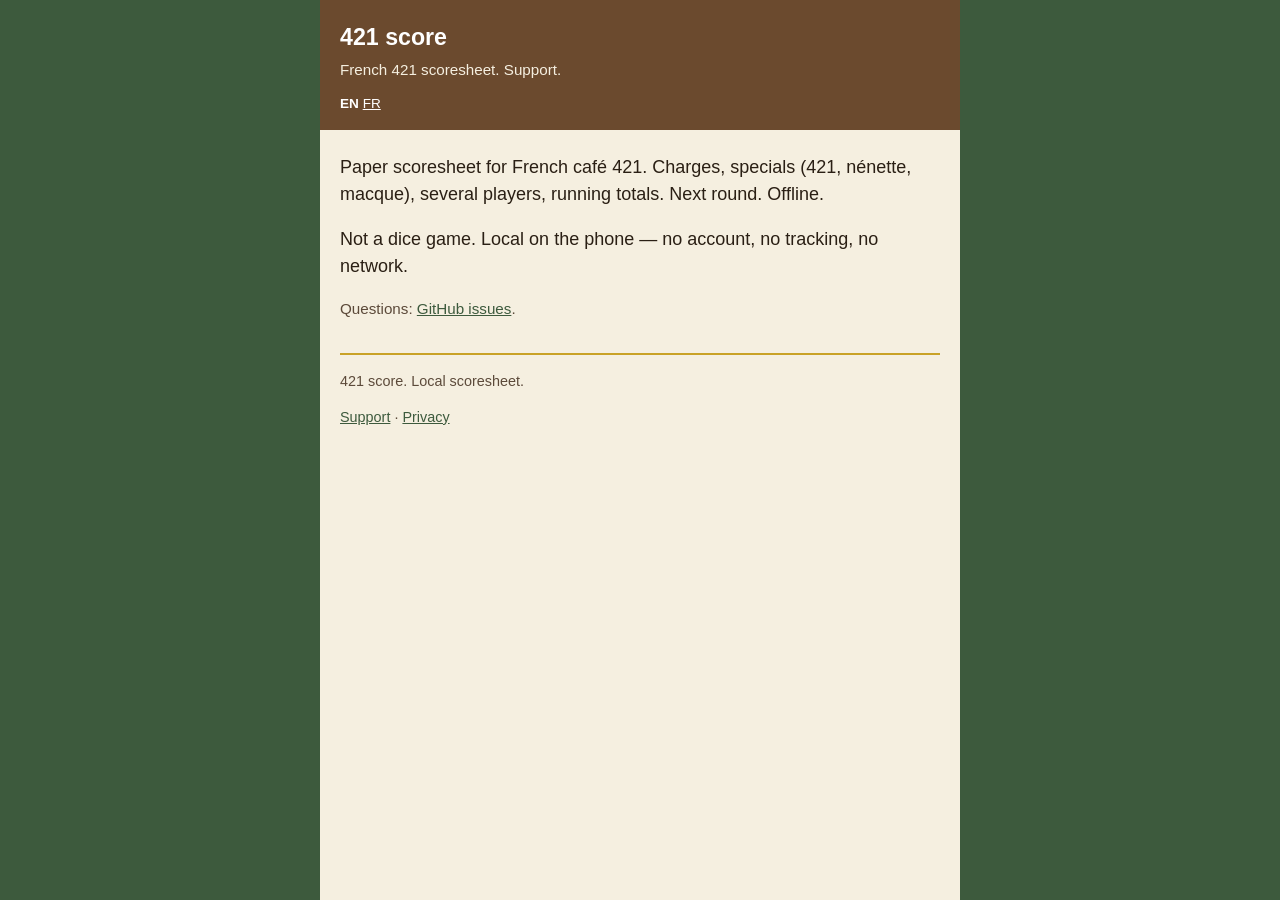
<file: docs/index.html>
<!DOCTYPE html>
<html lang="en">
<head>
<meta charset="utf-8">
<meta name="viewport" content="width=device-width, initial-scale=1">
<title>421 score</title>
<meta name="description" content="French 421 scoresheet. Support.">
<link rel="stylesheet" href="style.css">
</head>
<body>
<main>
<header>
<h1>421 score</h1>
<p>French 421 scoresheet. Support.</p>
<nav class="langs" aria-label="Language"><strong>EN</strong> <a href="fr/index.html">FR</a></nav>
</header>

<p>Paper scoresheet for French café 421. Charges, specials (421, nénette, macque), several players, running totals. Next round. Offline.</p>
<p>Not a dice game. Local on the phone — no account, no tracking, no network.</p>
<p class="muted">Questions: <a href="https://github.com/eliranRP/421-score/issues">GitHub issues</a>.</p>

<footer>
421 score. Local scoresheet.
<p><a href="index.html">Support</a> · <a href="privacy.html">Privacy</a></p>
</footer>
</main>
</body>
</html>
</file>
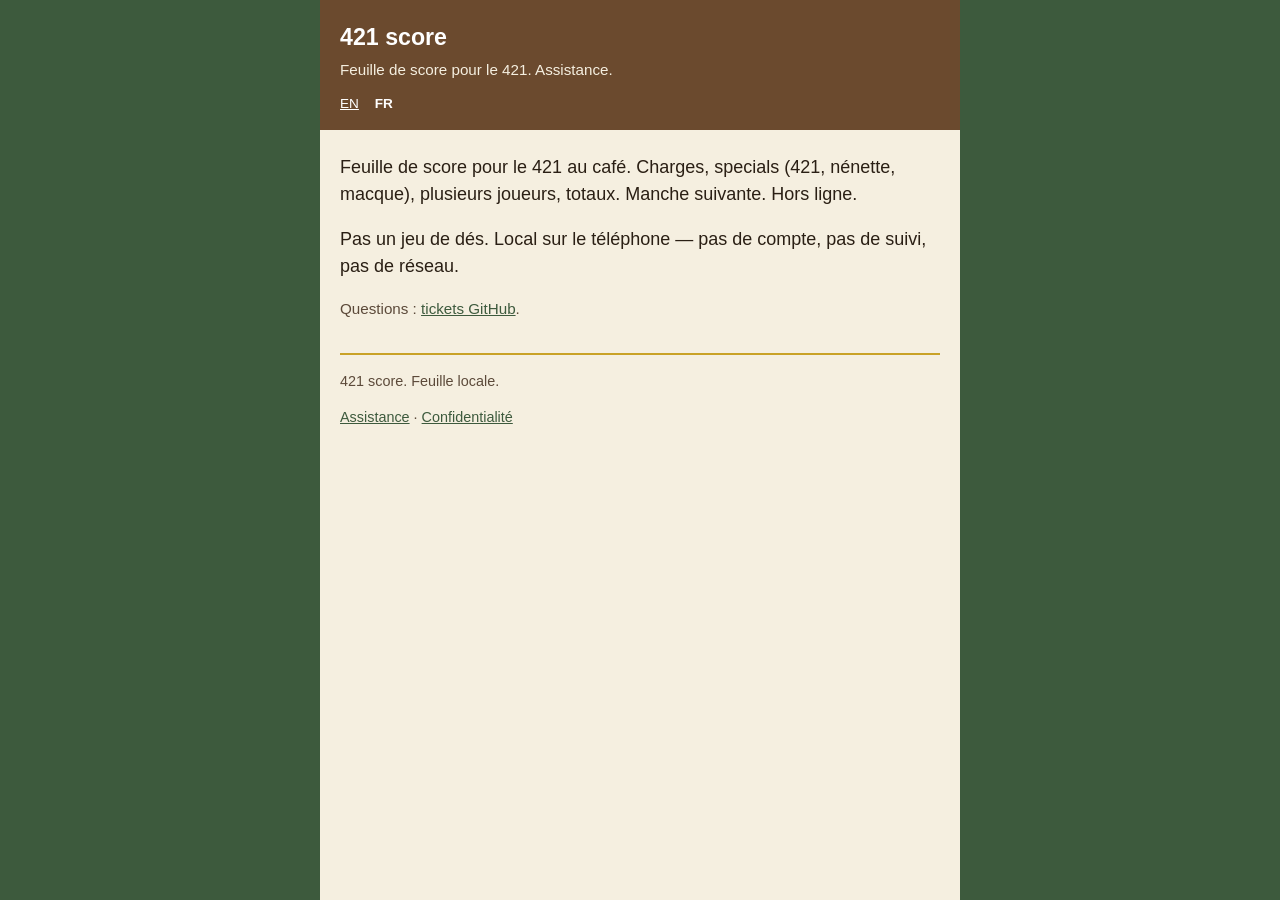
<file: docs/fr/index.html>
<!DOCTYPE html>
<html lang="fr">
<head>
<meta charset="utf-8">
<meta name="viewport" content="width=device-width, initial-scale=1">
<title>421 score</title>
<meta name="description" content="Feuille de score pour le 421. Assistance.">
<link rel="stylesheet" href="../style.css">
</head>
<body>
<main>
<header>
<h1>421 score</h1>
<p>Feuille de score pour le 421. Assistance.</p>
<nav class="langs" aria-label="Language"><a href="../index.html">EN</a> <strong>FR</strong></nav>
</header>

<p>Feuille de score pour le 421 au café. Charges, specials (421, nénette, macque), plusieurs joueurs, totaux. Manche suivante. Hors ligne.</p>
<p>Pas un jeu de dés. Local sur le téléphone — pas de compte, pas de suivi, pas de réseau.</p>
<p class="muted">Questions : <a href="https://github.com/eliranRP/421-score/issues">tickets GitHub</a>.</p>

<footer>
421 score. Feuille locale.
<p><a href="index.html">Assistance</a> · <a href="privacy.html">Confidentialité</a></p>
</footer>
</main>
</body>
</html>
</file>
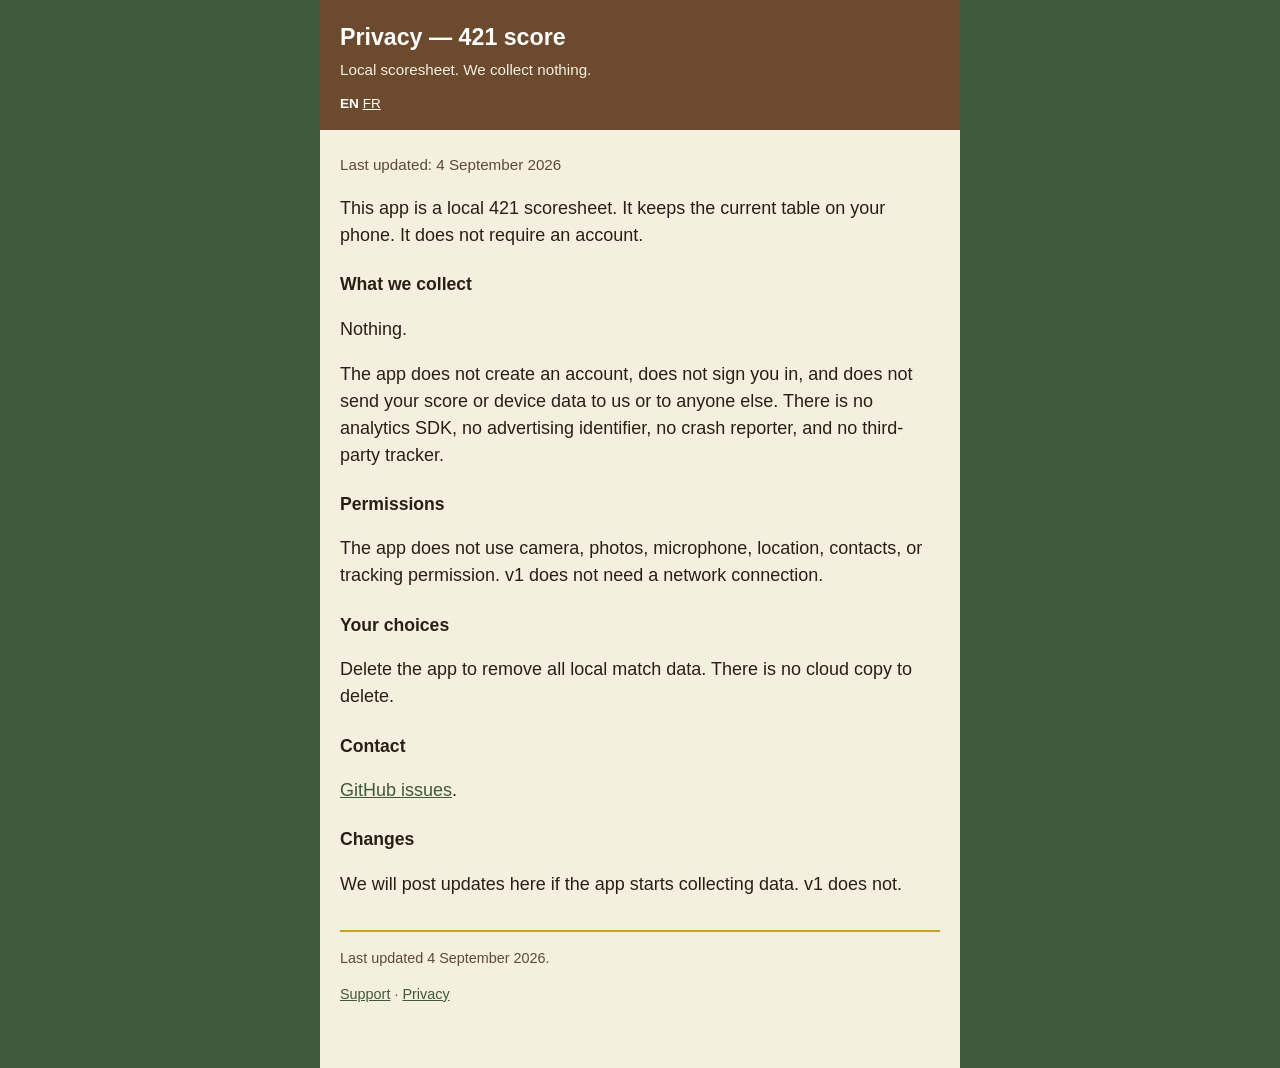
<file: docs/privacy.html>
<!DOCTYPE html>
<html lang="en">
<head>
<meta charset="utf-8">
<meta name="viewport" content="width=device-width, initial-scale=1">
<title>Privacy — 421 score</title>
<meta name="description" content="Local scoresheet. We collect nothing.">
<link rel="stylesheet" href="style.css">
</head>
<body>
<main>
<header>
<h1>Privacy — 421 score</h1>
<p>Local scoresheet. We collect nothing.</p>
<nav class="langs" aria-label="Language"><strong>EN</strong> <a href="fr/privacy.html">FR</a></nav>
</header>

<p class="muted">Last updated: 4 September 2026</p>
<p>This app is a local 421 scoresheet. It keeps the current table on your phone. It does not require an account.</p>
<h2>What we collect</h2>
<p>Nothing.</p>
<p>The app does not create an account, does not sign you in, and does not send your score or device data to us or to anyone else. There is no analytics SDK, no advertising identifier, no crash reporter, and no third-party tracker.</p>
<h2>Permissions</h2>
<p>The app does not use camera, photos, microphone, location, contacts, or tracking permission. v1 does not need a network connection.</p>
<h2>Your choices</h2>
<p>Delete the app to remove all local match data. There is no cloud copy to delete.</p>
<h2>Contact</h2>
<p><a href="https://github.com/eliranRP/421-score/issues">GitHub issues</a>.</p>
<h2>Changes</h2>
<p>We will post updates here if the app starts collecting data. v1 does not.</p>

<footer>
Last updated 4 September 2026.
<p><a href="index.html">Support</a> · <a href="privacy.html">Privacy</a></p>
</footer>
</main>
</body>
</html>
</file>
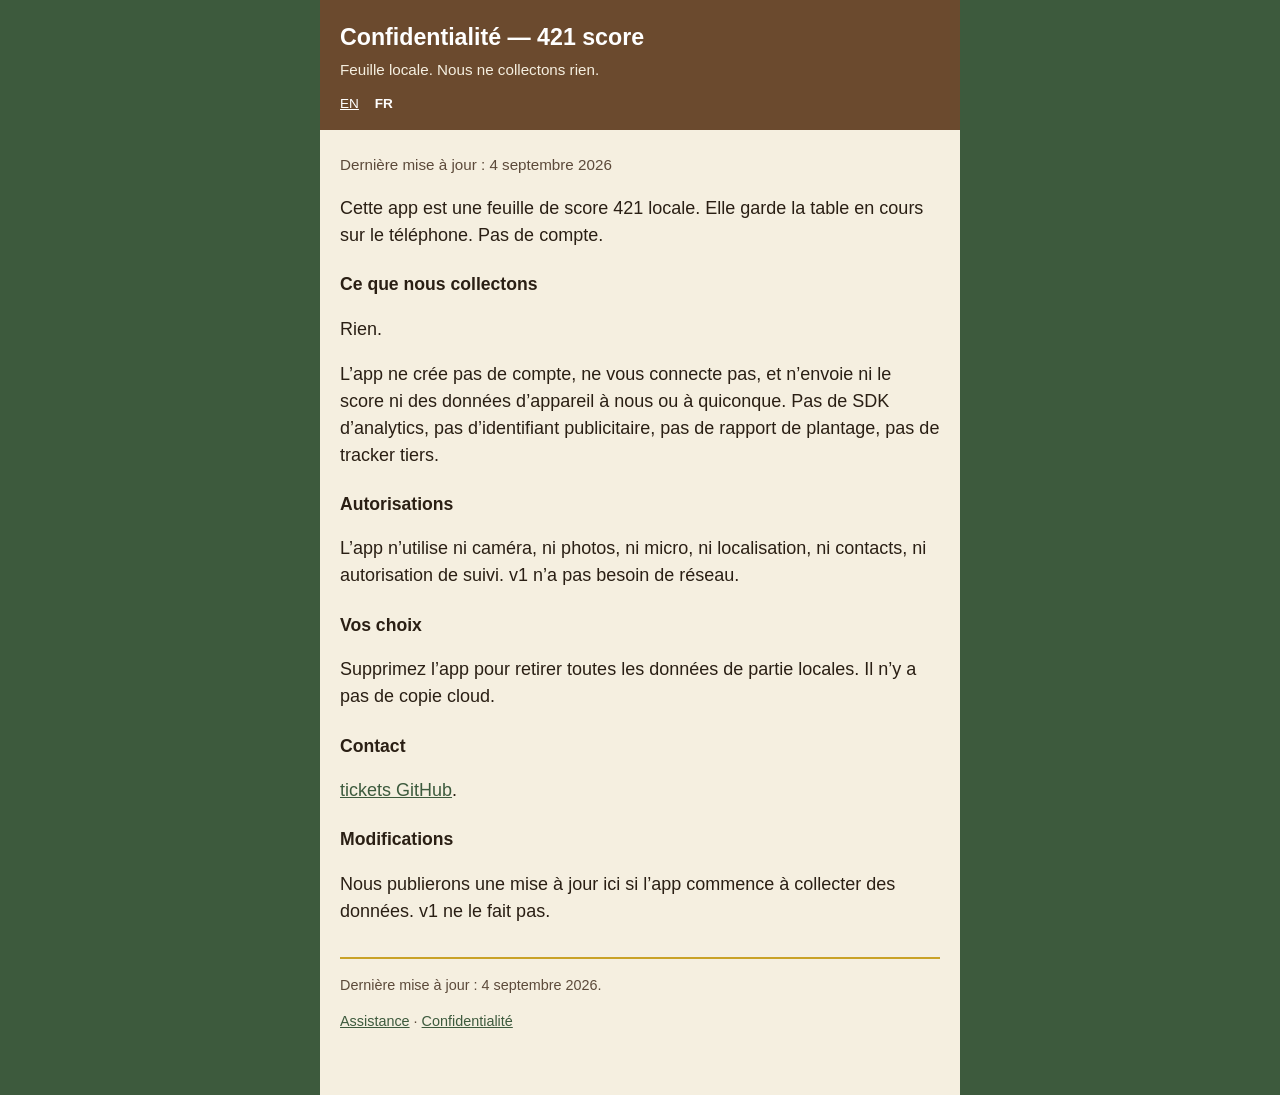
<file: docs/fr/privacy.html>
<!DOCTYPE html>
<html lang="fr">
<head>
<meta charset="utf-8">
<meta name="viewport" content="width=device-width, initial-scale=1">
<title>Confidentialité — 421 score</title>
<meta name="description" content="Feuille locale. Nous ne collectons rien.">
<link rel="stylesheet" href="../style.css">
</head>
<body>
<main>
<header>
<h1>Confidentialité — 421 score</h1>
<p>Feuille locale. Nous ne collectons rien.</p>
<nav class="langs" aria-label="Language"><a href="../privacy.html">EN</a> <strong>FR</strong></nav>
</header>

<p class="muted">Dernière mise à jour : 4 septembre 2026</p>
<p>Cette app est une feuille de score 421 locale. Elle garde la table en cours sur le téléphone. Pas de compte.</p>
<h2>Ce que nous collectons</h2>
<p>Rien.</p>
<p>L’app ne crée pas de compte, ne vous connecte pas, et n’envoie ni le score ni des données d’appareil à nous ou à quiconque. Pas de SDK d’analytics, pas d’identifiant publicitaire, pas de rapport de plantage, pas de tracker tiers.</p>
<h2>Autorisations</h2>
<p>L’app n’utilise ni caméra, ni photos, ni micro, ni localisation, ni contacts, ni autorisation de suivi. v1 n’a pas besoin de réseau.</p>
<h2>Vos choix</h2>
<p>Supprimez l’app pour retirer toutes les données de partie locales. Il n’y a pas de copie cloud.</p>
<h2>Contact</h2>
<p><a href="https://github.com/eliranRP/421-score/issues">tickets GitHub</a>.</p>
<h2>Modifications</h2>
<p>Nous publierons une mise à jour ici si l’app commence à collecter des données. v1 ne le fait pas.</p>

<footer>
Dernière mise à jour : 4 septembre 2026.
<p><a href="index.html">Assistance</a> · <a href="privacy.html">Confidentialité</a></p>
</footer>
</main>
</body>
</html>
</file>
<file: docs/style.css>
:root {
  --paper: #F5EFE0;
  --ink: #2A1F14;
  --oak: #6B4A2E;
  --felt: #3D5A3D;
  --muted: #5C4A3A;
  --brass: #C9A227;
}
* { box-sizing: border-box; }
html, body { margin: 0; padding: 0; }
body {
  font: 18px/1.5 -apple-system, BlinkMacSystemFont, "Segoe UI", Helvetica, Arial, sans-serif;
  background: var(--felt);
  color: var(--ink);
}
main {
  max-width: 40rem;
  margin: 0 auto;
  padding: 1.5rem 1.25rem 3rem;
  background: var(--paper);
  min-height: 100vh;
}
header {
  background: var(--oak);
  color: #fff;
  margin: -1.5rem -1.25rem 1.5rem;
  padding: 1.25rem 1.25rem 1rem;
}
header h1 { margin: 0 0 .25rem; font-size: 1.45rem; font-weight: 700; }
header p { margin: 0; color: #F5EFE0; font-size: .95rem; }
nav.langs { margin-top: .75rem; font-size: .85rem; }
nav.langs a { color: #fff; margin-right: .75rem; }
h2 { font-size: 1.1rem; margin: 1.4rem 0 .4rem; }
.muted { color: var(--muted); font-size: .95rem; }
a { color: var(--felt); }
footer {
  margin-top: 2rem;
  padding-top: 1rem;
  border-top: 2px solid var(--brass);
  font-size: .9rem;
  color: var(--muted);
}
</file>
